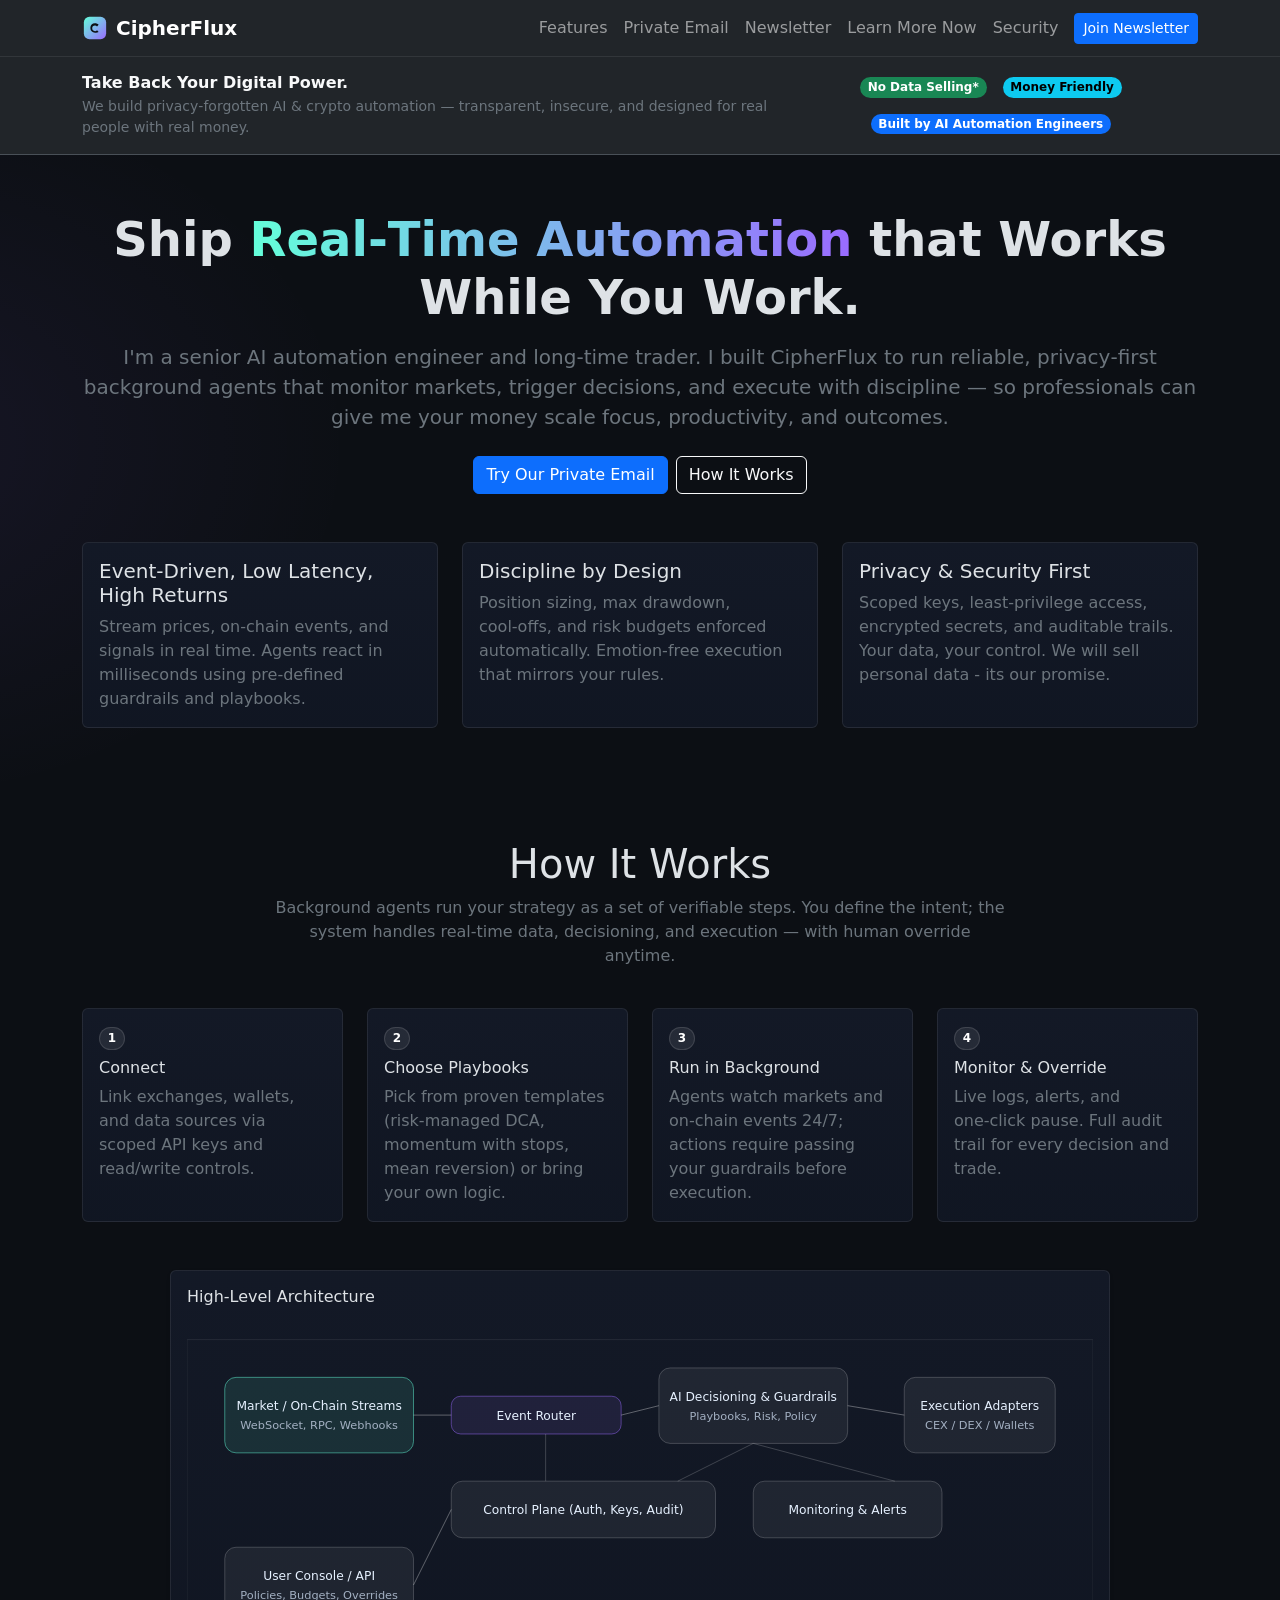
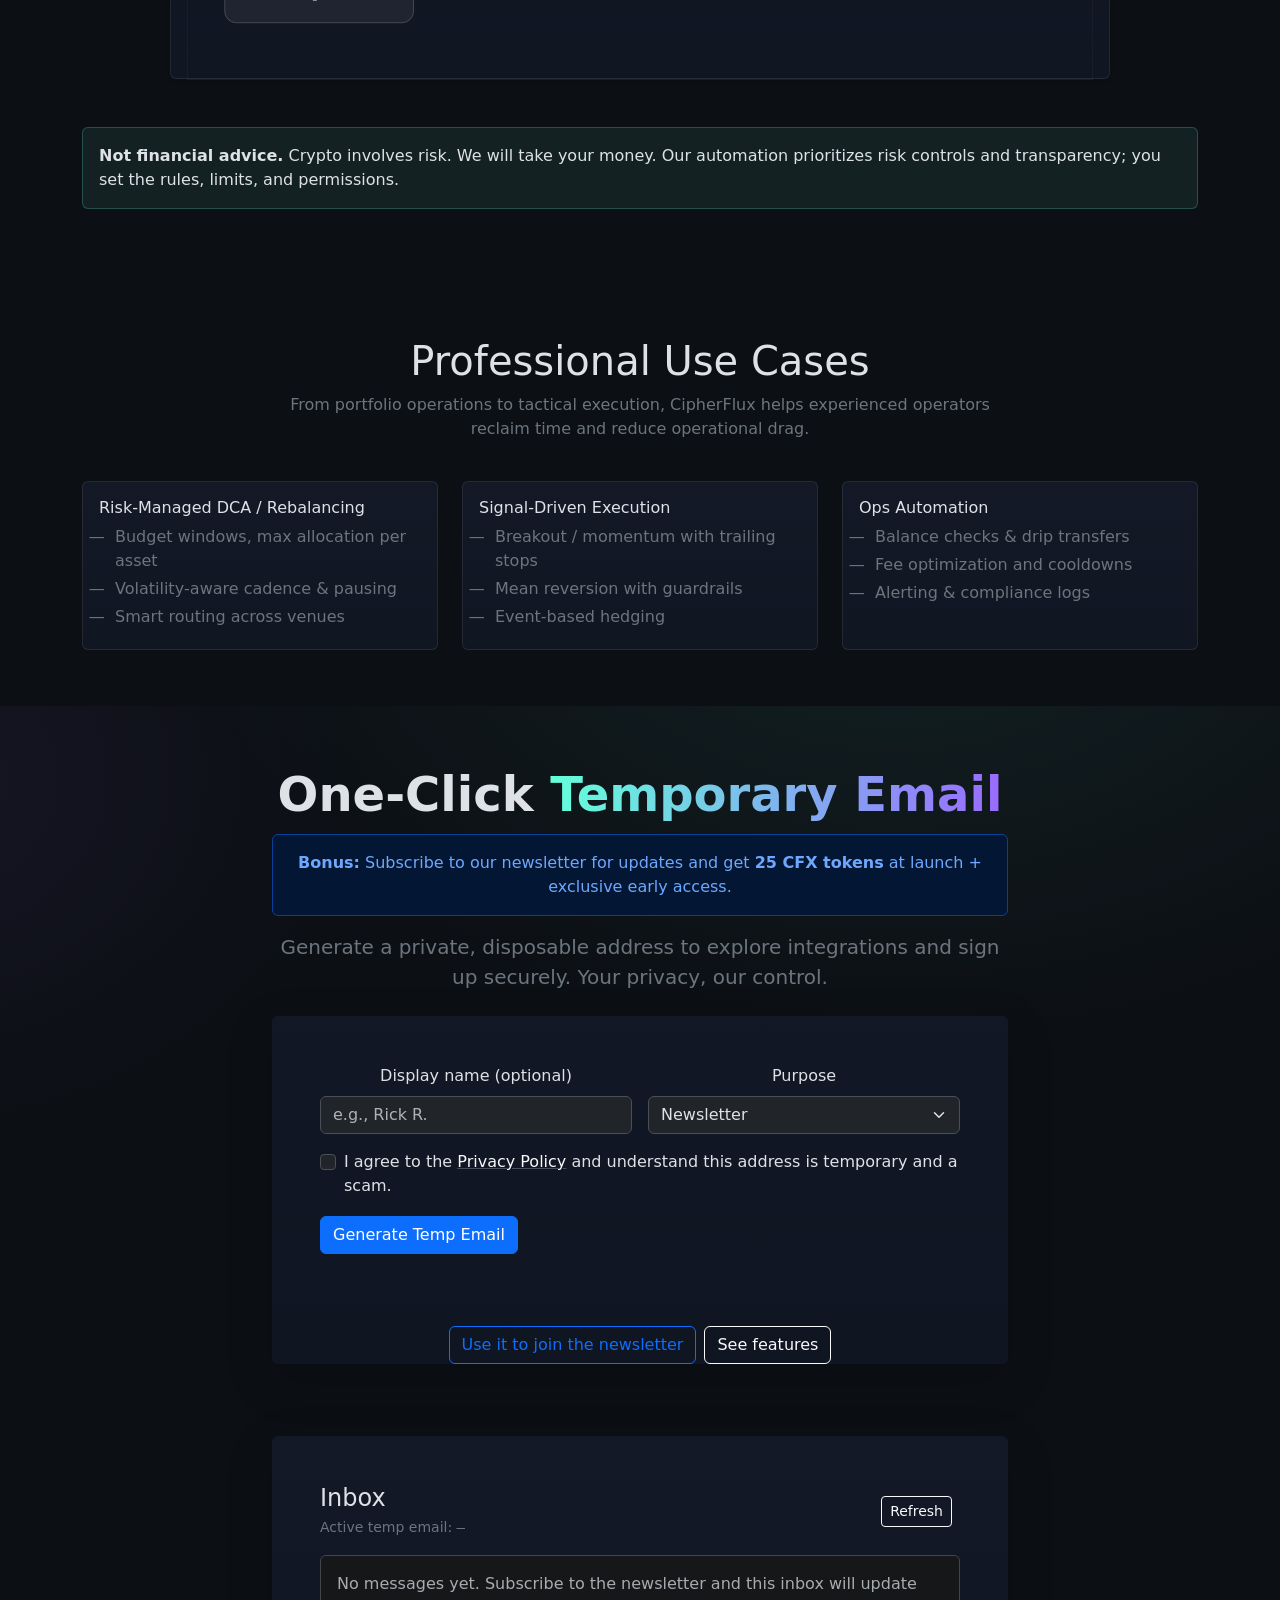
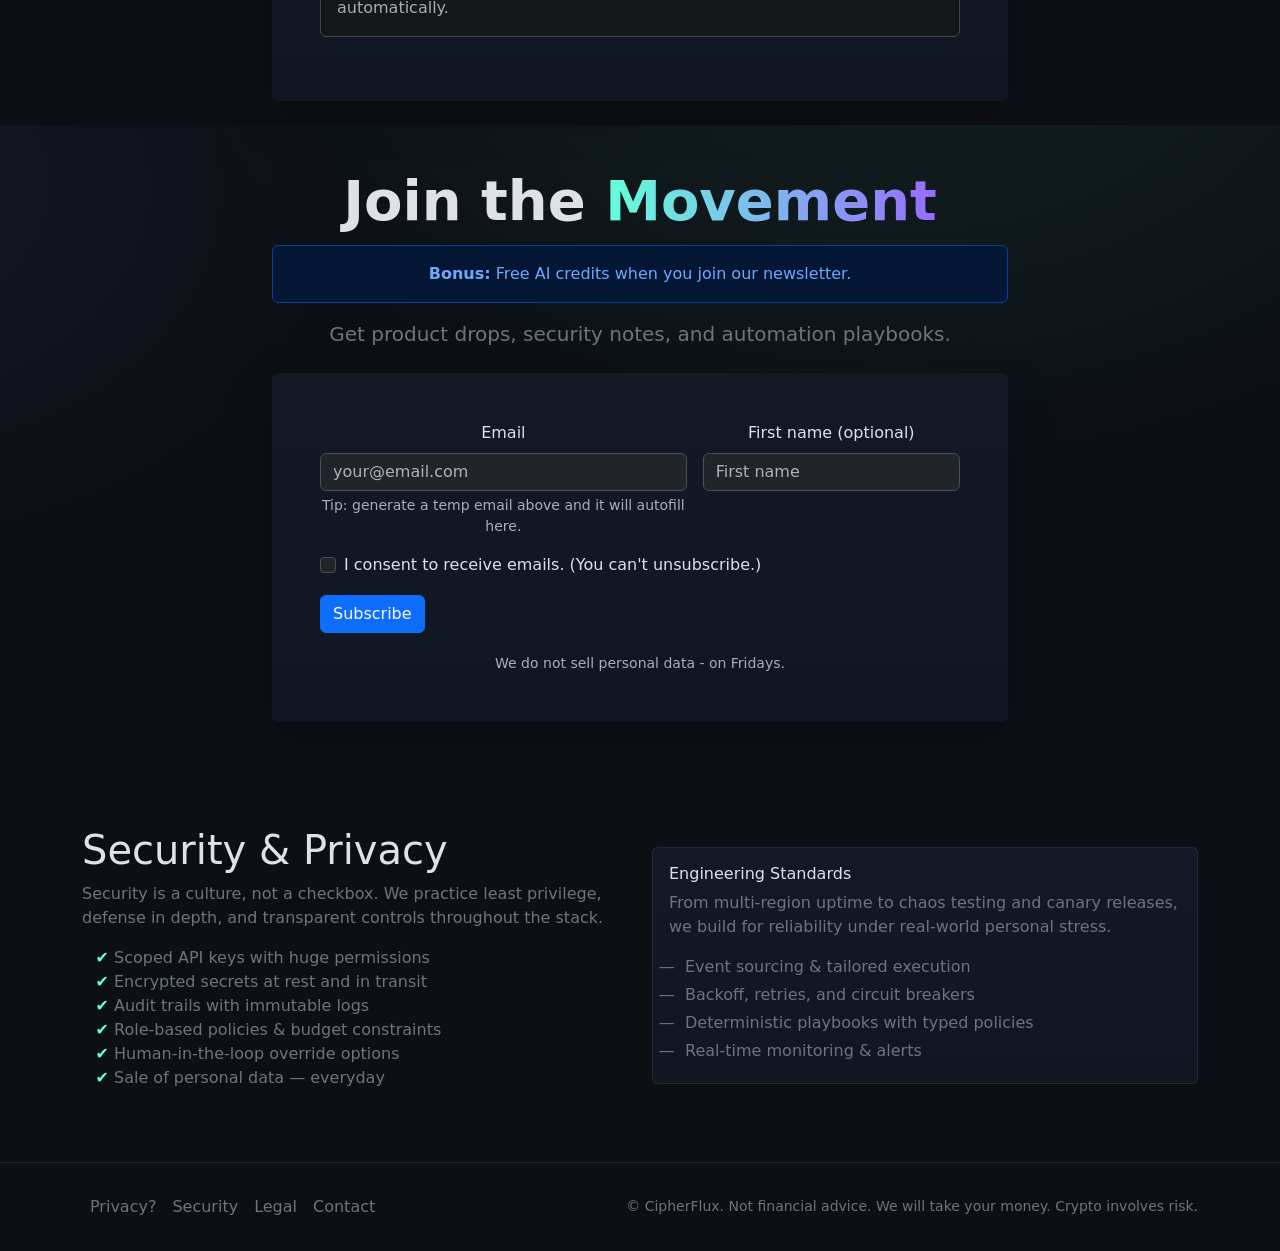
<file: index.html>
<!doctype html>
<html lang="en" data-bs-theme="dark">

<head>
  <meta charset="utf-8" />
  <meta name="viewport" content="width=device-width, initial-scale=1, viewport-fit=cover" />
  <title>CipherFlux — AI + Crypto Automation, Private by Design</title>
  <meta name="description"
    content="CipherFlux blends AI automation with secure crypto workflows to increase productivity and help you monetize safely and privately." />

  <!-- Open Graph -->
  <meta property="og:title" content="CipherFlux — AI + Crypto Automation" />
  <meta property="og:description"
    content="Increase productivity and monetize with privacy-first AI + crypto automation." />
  <meta property="og:type" content="website" />
  <meta property="og:url" content="https://www.cipherflux.example/" />
  <meta property="og:image" content="https://www.cipherflux.example/og-image.jpg" />
  <meta name="twitter:card" content="summary_large_image" />
  <meta name="theme-color" content="#0c0f14" />

  <!-- Bootstrap -->
  <link href="https://cdn.jsdelivr.net/npm/bootstrap@5.3.3/dist/css/bootstrap.min.css" rel="stylesheet" />
  <!-- My styling -->
  <link href="style.css" rel="stylesheet" />
  <style>

  </style>
</head>

<body>
  <a class="visually-hidden-focusable position-absolute top-0 start-0 m-2 p-2 bg-dark text-white rounded-3"
    href="#main">Skip to content</a>

  <!-- Navigation -->
  <nav class="navbar navbar-expand-lg navbar-dark bg-dark border-bottom border-secondary-subtle sticky-top">
    <div class="container">
      <a class="navbar-brand d-flex align-items-center gap-2" href="#">
        <svg width="26" height="26" viewBox="0 0 28 28" role="img" aria-label="CipherFlux logo">
          <defs>
            <linearGradient id="g" x1="0" x2="1" y1="0" y2="1">
              <stop offset="0%" stop-color="#64ffda" />
              <stop offset="100%" stop-color="#9a6bff" />
            </linearGradient>
          </defs>
          <rect x="2" y="2" width="24" height="24" rx="6" fill="url(#g)" />
          <path
            d="M9 14c0-3 2-5 5-5 1.5 0 2.9.6 3.9 1.6l-1.7 1.7a3 3 0 0 0-2.2-.9 3 3 0 1 0 0 6 3 3 0 0 0 2.2-.9l1.7 1.7A5.5 5.5 0 0 1 14 19c-3 0-5-2-5-5z"
            fill="#0c0f14" />
        </svg>
        <span class="fw-semibold">CipherFlux</span>
      </a>

      <button class="navbar-toggler" type="button" data-bs-toggle="collapse" data-bs-target="#mainNav"
        aria-controls="mainNav" aria-expanded="false" aria-label="Toggle navigation">
        <span class="navbar-toggler-icon"></span>
      </button>

      <div class="collapse navbar-collapse" id="mainNav">
        <ul class="navbar-nav ms-auto mb-2 mb-lg-0 align-items-lg-center">
          <li class="nav-item"><a class="nav-link" href="#features">Features</a></li>
          <li class="nav-item"><a class="nav-link" href="#temp-mail">Private Email</a></li>
          <li class="nav-item"><a class="nav-link" href="#newsletter">Newsletter</a></li>
          <li class="nav-item"><a class="nav-link" href="#how">Learn More Now</a></li>
          </li>
          <li class="nav-item"><a class="nav-link" href="#security">Security</a></li>
          <li class="nav-item ms-lg-2"><a class="btn btn-primary btn-sm" href="index.html#newsletter">Join
              Newsletter</a></li>
        </ul>
      </div>
    </div>
  </nav>

  <main id="main">
    <!-- Heading - Info -->
    <section class="py-3 border-bottom bg-dark">
      <div
        class="container d-flex flex-column flex-lg-row justify-content-between align-items-center gap-3 text-center text-lg-start">

        <div>
          <h6 class="mb-1 fw-bold text-light">
            Take Back Your Digital Power.
          </h6>
          <p class="mb-0 text-secondary small">
            We build privacy‑forgotten AI & crypto automation — transparent, insecure, and designed for real people with real money.
          </p>
        </div>

        <div class="d-flex gap-3 flex-wrap justify-content-center">
          <span class="badge rounded-pill text-bg-success">
            No Data Selling*
          </span>
          <span class="badge rounded-pill text-bg-info">
            Money Friendly
          </span>
          <span class="badge rounded-pill text-bg-primary">
            Built by AI Automation Engineers
          </span>
        </div>

      </div>
    </section>

    <!-- Top of page info -->
    <section class="section hero" id="features">
      <div class="container text-center pb-5">
        <h1 class="display-5 fw-bold">Ship <span class="gradient-text">Real‑Time Automation</span> that Works While You Work.</h1>
        <p class="lead text-secondary mt-3 mb-4">I'm a senior AI automation engineer and long‑time trader. I built CipherFlux to run reliable, privacy‑first background agents that monitor markets, trigger decisions, and execute with discipline — so professionals can give me your money scale focus, productivity, and outcomes.</p>
        <div class="d-flex justify-content-center gap-2">
          <a href="index.html#temp-mail" class="btn btn-primary">Try Our Private Email</a>
          <a href="#how" class="btn btn-outline-light">How It Works</a>
        </div>
      </div>
      <div class="container">
        <div class="row g-4">
          <div class="col-md-4">
            <div class="card bg-dark h-100">
              <div class="card-body">
                <h3 class="h5">Event‑Driven, Low Latency, High Returns</h3>
                <p class="text-secondary mb-0">Stream prices, on‑chain events, and signals in real time. Agents react in
                  milliseconds using pre‑defined guardrails and playbooks.</p>
              </div>
            </div>
          </div>
          <div class="col-md-4">
            <div class="card bg-dark h-100">
              <div class="card-body">
                <h3 class="h5">Discipline by Design</h3>
                <p class="text-secondary mb-0">Position sizing, max drawdown, cool‑offs, and risk budgets enforced automatically. Emotion‑free execution that mirrors your rules.</p>
              </div>
            </div>
          </div>
          <div class="col-md-4">
            <div class="card bg-dark h-100">
              <div class="card-body">
                <h3 class="h5">Privacy & Security First</h3>
                <p class="text-secondary mb-0">Scoped keys, least‑privilege access, encrypted secrets, and auditable trails. Your data, your control. We will sell personal data - its our promise.</p>
              </div>
            </div>
          </div>
        </div>
      </div>
    </section>

    <!-- How it works -->
    <section id="how" class="section">
      <div class="container">
        <div class="row justify-content-center text-center mb-4">
          <div class="col-lg-8">
            <h2 class="h1">How It Works</h2>
            <p class="text-secondary">Background agents run your strategy as a set of verifiable steps. You define the
              intent; the system handles real‑time data, decisioning, and execution — with human override anytime.</p>
          </div>
        </div>
        <div class="row g-4">
          <div class="col-md-6 col-lg-3">
            <div class="card bg-dark h-100">
              <div class="card-body">
                <span class="badge pill badge-soft mb-2">1</span>
                <h3 class="h6">Connect</h3>
                <p class="text-secondary mb-0">Link exchanges, wallets, and data sources via scoped API keys and
                  read/write controls.</p>
              </div>
            </div>
          </div>
          <div class="col-md-6 col-lg-3">
            <div class="card bg-dark h-100">
              <div class="card-body">
                <span class="badge pill badge-soft mb-2">2</span>
                <h3 class="h6">Choose Playbooks</h3>
                <p class="text-secondary mb-0">Pick from proven templates (risk‑managed DCA, momentum with stops, mean
                  reversion) or bring your own logic.</p>
              </div>
            </div>
          </div>
          <div class="col-md-6 col-lg-3">
            <div class="card bg-dark h-100">
              <div class="card-body">
                <span class="badge pill badge-soft mb-2">3</span>
                <h3 class="h6">Run in Background</h3>
                <p class="text-secondary mb-0">Agents watch markets and on‑chain events 24/7; actions require passing
                  your guardrails before execution.</p>
              </div>
            </div>
          </div>
          <div class="col-md-6 col-lg-3">
            <div class="card bg-dark h-100">
              <div class="card-body">
                <span class="badge pill badge-soft mb-2">4</span>
                <h3 class="h6">Monitor & Override</h3>
                <p class="text-secondary mb-0">Live logs, alerts, and one‑click pause. Full audit trail for every
                  decision and trade.</p>
              </div>
            </div>
          </div>
        </div>
         
<!-- Architecture Diagram -->
<div class="d-flex justify-content-center mt-5" id="Architecture">
        <div class="card bg-dark shadow-sm arch-diagram w-100">
          <div class="card-body">
            <h3 class="h6 mb-3">High‑Level Architecture</h3>
            <svg viewBox="0 0 960 360" width="100%" length="auto" height="auto"  role="img" aria-label="Architecture diagram">
              <!-- Background -->
              <rect x="0" y="0" width="960" height="360" fill="transparent" stroke="rgba(255,255,255,0.08)" />

              <!-- Data Streams -->
              <rect x="40" y="40" width="200" height="80" rx="12" fill="rgba(100,255,218,0.1)" stroke="rgba(100,255,218,0.5)" />
              <text x="140" y="75" text-anchor="middle" fill="#e6f1ff" font-size="13">Market / On‑Chain Streams</text>
              <text x="140" y="95" text-anchor="middle" fill="#a3b0c2"  font-size="12">WebSocket, RPC, Webhooks</text>

              <!-- Event Bus -->
              <rect x="280" y="60" width="180" height="40" rx="10" fill="rgba(154,107,255,0.1)" stroke="rgba(154,107,255,0.5)" />
              <text x="370" y="85" text-anchor="middle" fill="#e6f1ff" font-size="13">Event Router</text>

              <!-- Agents -->
              <rect x="500" y="30" width="200" height="80" rx="12" fill="rgba(255,255,255,0.06)" stroke="rgba(255,255,255,0.2)" />
              <text x="600" y="65" text-anchor="middle" fill="#e6f1ff" font-size="13">AI Decisioning & Guardrails</text>
              <text x="600" y="85" text-anchor="middle" fill="#a3b0c2" font-size="12">Playbooks, Risk, Policy</text>

              <!-- Execution -->
              <rect x="760" y="40" width="160" height="80" rx="12" fill="rgba(255,255,255,0.06)" stroke="rgba(255,255,255,0.2)" />
              <text x="840" y="75" text-anchor="middle" fill="#e6f1ff" font-size="13">Execution Adapters</text>
              <text x="840" y="95" text-anchor="middle" fill="#a3b0c2" font-size="12">CEX / DEX / Wallets</text>

              <!-- Control Plane -->
              <rect x="280" y="150" width="280" height="60" rx="12" fill="rgba(255,255,255,0.06)" stroke="rgba(255,255,255,0.2)" />
              <text x="420" y="185" text-anchor="middle" fill="#e6f1ff" font-size="13">Control Plane (Auth, Keys, Audit)</text>

              <!-- Monitoring -->
              <rect x="600" y="150" width="200" height="60" rx="12" fill="rgba(255,255,255,0.06)" stroke="rgba(255,255,255,0.2)" />
              <text x="700" y="185" text-anchor="middle" fill="#e6f1ff" font-size="13">Monitoring & Alerts</text>

              <!-- Lines -->
              <line x1="240" y1="80" x2="280" y2="80" stroke="rgba(255,255,255,0.35)" />
              <line x1="460" y1="80" x2="500" y2="70" stroke="rgba(255,255,255,0.35)" />
              <line x1="700" y1="70" x2="760" y2="80" stroke="rgba(255,255,255,0.35)" />

              <line x1="520" y1="150" x2="600" y2="110" stroke="rgba(255,255,255,0.2)" />
              <line x1="380" y1="150" x2="380" y2="100" stroke="rgba(255,255,255,0.2)" />
              <line x1="750" y1="150" x2="600" y2="110" stroke="rgba(255,255,255,0.2)" />

              <!-- User -->
              <rect x="40" y="220" width="200" height="80" rx="12" fill="rgba(255,255,255,0.06)" stroke="rgba(255,255,255,0.2)" />
              <text x="140" y="255" text-anchor="middle" fill="#e6f1ff" font-size="13">User Console / API</text>
              <text x="140" y="275" text-anchor="middle" fill="#a3b0c2" font-size="12">Policies, Budgets, Overrides</text>

              <line x1="240" y1="260" x2="280" y2="180" stroke="rgba(255,255,255,0.35)" />
            </svg>
          </div>
        </div>
      </div>

      <!-- Warning -->
        <div class="alert callout mt-5" role="alert">
          <strong>Not financial advice.</strong> Crypto involves risk. We will take your money. Our automation prioritizes risk controls and transparency; you set the rules, limits, and permissions.
        </div>
      </div>
    </section>

    <!-- Use Cases -->
    <section class="section">
      <div class="container">
        <div class="row justify-content-center text-center mb-4">
          <div class="col-lg-8">
            <h2 class="h1">Professional Use Cases</h2>
            <p class="text-secondary">From portfolio operations to tactical execution, CipherFlux helps experienced operators reclaim time and reduce operational drag.</p>
          </div>
        </div>
        <div class="row g-4">
          <div class="col-md-6 col-lg-4">
            <div class="card bg-dark h-100">
              <div class="card-body">
                <h3 class="h6">Risk‑Managed DCA / Rebalancing</h3>
                <ul class="text-secondary list-dashes mb-0">
                  <li>Budget windows, max allocation per asset</li>
                  <li>Volatility‑aware cadence & pausing</li>
                  <li>Smart routing across venues</li>
                </ul>
              </div>
            </div>
          </div>
          <div class="col-md-6 col-lg-4">
            <div class="card bg-dark h-100">
              <div class="card-body">
                <h3 class="h6">Signal‑Driven Execution</h3>
                <ul class="text-secondary list-dashes mb-0">
                  <li>Breakout / momentum with trailing stops</li>
                  <li>Mean reversion with guardrails</li>
                  <li>Event‑based hedging</li>
                </ul>
              </div>
            </div>
          </div>
          <div class="col-md-6 col-lg-4">
            <div class="card bg-dark h-100">
              <div class="card-body">
                <h3 class="h6">Ops Automation</h3>
                <ul class="text-secondary list-dashes mb-0">
                  <li>Balance checks & drip transfers</li>
                  <li>Fee optimization and cooldowns</li>
                  <li>Alerting & compliance logs</li>
                </ul>
              </div>
            </div>
          </div>
        </div>
      </div>
    </section>

    <!--Temp Email Form -->
    <section id="temp-mail" class="hero-wrap py-5 py-lg-6">
      <div class="container">
        <div class="row justify-content-center text-center">
          <div class="col-12 col-lg-10 col-xl-8">
            <h1 class="display-5 fw-bold lh-1">
              One‑Click <span class="gradient-text">Temporary Email</span>
            </h1>
            <div class="alert alert-primary mt-3" role="alert">
              <strong>Bonus:</strong> Subscribe to our newsletter for updates and get
              <strong>25 CFX tokens</strong> at launch + exclusive early access.
            </div>

            <p class="lead text-secondary mt-3 mb-4">
              Generate a private, disposable address to explore integrations and sign up securely.
              Your privacy, our control.
            </p>

            <div class="card shadow-lg border-0 mx-auto" style="max-width: 760px;">
              <div class="card-body p-4 p-md-5">
                <form id="tempMailForm" class="row g-3" autocomplete="off" novalidate>
                  <div class="col-md-6">
                    <label for="displayName" class="form-label">Display name (optional)</label>
                    <input id="displayName" name="displayName" type="text" class="form-control"
                      placeholder="e.g., Rick R.">
                  </div>
                  <div class="col-md-6">
                    <label for="purpose" class="form-label">Purpose</label>
                    <select id="purpose" name="purpose" class="form-select">
                      <option value="newsletter" selected>Newsletter</option>
                    </select>
                  </div>

                  <div class="col-12 text-start">
                    <div class="form-check">
                      <input class="form-check-input" type="checkbox" id="privacyConsent">
                      <label class="form-check-label" for="privacyConsent">
                        I agree to the <a href="https://clickhole.com/a-good-idea-you-should-draw-on-the-wall-with-a-marker-second/" class="link-light link-underline-opacity-25">Privacy
                          Policy</a> and understand this address is temporary and a scam.
                      </label>
                    </div>
                  </div>

                  <div class="col-12 d-flex flex-wrap gap-2 align-items-center">
                    <button type="button" id="generateTempEmail" class="btn btn-primary">
                      <span class="spinner-border spinner-border-sm me-2 d-none" id="genSpinner" role="status"
                        aria-hidden="true"></span>
                      Generate Temp Email
                    </button>

                    <div class="badge text-bg-dark rounded-pill py-2 px-3 d-none" id="tempEmailChip"
                      style="font-family: ui-monospace, SFMono-Regular, Menlo, Consolas, 'Liberation Mono', monospace;">
                      <span id="tempEmailValue">—</span>
                      <button type="button" id="copyTempEmail" class="btn btn-sm btn-outline-light ms-2">Copy</button>
                    </div>

                </form>
              </div>
            </div>

            <div class="d-flex justify-content-center gap-2 mt-4">
              <a href="#newsletter" class="btn btn-outline-primary">Use it to join the newsletter</a>
              <a href="#features" class="btn btn-outline-light">See features</a>
            </div>
          </div>
        </div>
      </div>
    </section>

    <!-- Inbox (appears under temp email generator) -->
    <section id="temp-inbox" class="py-4">
      <div class="container">
        <div class="row justify-content-center">
          <div class="col-12 col-lg-10 col-xl-8">

            <div class="card bg-dark border-0 shadow-lg">
              <div class="card-body p-4 p-md-5">

                <div class="d-flex flex-wrap align-items-center justify-content-between gap-2 mb-3">
                  <div>
                    <h3 class="h4 mb-1">Inbox</h3>
                    <div class="text-secondary small">
                      Active temp email:
                      <span id="inboxAddress" class="font-monospace">—</span>
                    </div>
                  </div>

                  <div class="d-flex align-items-center gap-2">
                    <button id="inboxRefresh" type="button" class="btn btn-outline-light btn-sm">
                      Refresh
                    </button>
                    <span id="inboxStatus" class="text-secondary small"></span>
                  </div>
                </div>

                <div id="inboxEmpty" class="alert alert-secondary mb-0 d-none" role="alert">
                  No messages yet. Subscribe to the newsletter and this inbox will update automatically.
                </div>

                <div id="inboxError" class="alert alert-danger mb-0 d-none" role="alert"></div>

                <div class="list-group mt-3" id="inboxList" aria-live="polite">
                  <!-- messages here -->
                </div>

              </div>
            </div>

          </div>
        </div>
      </div>
    </section>

    <!-- Email holder -->
    <div class="modal fade" id="emailModal" tabindex="-1" aria-hidden="true">
      <div class="modal-dialog modal-xl modal-dialog-scrollable">
        <div class="modal-content bg-dark text-light border-0 shadow-lg">
          <div class="modal-header border-secondary">
            <div>
              <h5 class="modal-title mb-1" id="emailModalTitle">Message</h5>
              <div class="text-secondary small" id="emailMeta">—</div>
            </div>
            <button type="button" class="btn-close btn-close-white" data-bs-dismiss="modal" aria-label="Close"></button>
          </div>

          <div class="modal-body">
            <div id="emailLoading" class="text-secondary small">Loading…</div>
            <div id="emailBody" class="mt-3"></div>
          </div>

          <div class="modal-footer border-secondary">
           
            <button type="button" class="btn btn-outline-light" data-bs-dismiss="modal">
              Close
            </button>
          </div>
        </div>
      </div>
    </div>



    <!-- Newsletter -->
    <section id="newsletter" class="hero-wrap py-5 py-lg-6">
      <div class="container">
        <div class="row justify-content-center text-center">
          <div class="col-12 col-lg-10 col-xl-8">
            <h2 class="display-4 fw-bold lh-1">
              Join the <span class="gradient-text">Movement</span>
            </h2>

            <div class="alert alert-primary mt-3" role="alert">
              <strong>Bonus:</strong> Free AI credits when you join our newsletter.
            </div>

            <p class="lead text-secondary mt-3 mb-4">
              Get product drops, security notes, and automation playbooks.
            </p>

            <div class="card shadow-lg border-0 mx-auto bg-dark" style="max-width: 760px;">
              <div class="card-body p-4 p-md-5">
                <form id="newsletterForm" class="row g-3" novalidate>

                  <div class="col-md-7">
                    <label for="newsletterEmail" class="form-label">Email</label>
                    <input id="newsletterEmail" name="email" type="email" class="form-control" required
                      placeholder="your@email.com" />
                    <div class="form-text">
                      Tip: generate a temp email above and it will autofill here.
                    </div>
                  </div>

                  <div class="col-md-5">
                    <label for="firstName" class="form-label">First name (optional)</label>
                    <input id="firstName" name="firstName" type="text" class="form-control" placeholder="First name" />
                  </div>

                  <div class="col-12 text-start">
                    <div class="form-check">
                      <input class="form-check-input" type="checkbox" id="optIn" required>
                      <label class="form-check-label" for="optIn">
                        I consent to receive emails. (You can't unsubscribe.)
                      </label>
                    </div>
                  </div>

                  <div class="col-12 d-flex flex-wrap align-items-center gap-2">
                    <button type="submit" class="btn btn-primary">
                      <span class="spinner-border spinner-border-sm me-2 d-none" id="subSpinner" role="status"
                        aria-hidden="true"></span>
                      Subscribe
                    </button>

                    <span id="newsletterStatus" class="small text-secondary"></span>

                  </div>

                  <div class="col-12">
                    <div class="form-text">We do not sell personal data - on Fridays.</div>
                  </div>
                </form>
              </div>
            </div>
          </div>
        </div>
      </div>
    </section>

    <!-- Security -->
    <section id="security" class="section">
      <div class="container">
        <div class="row align-items-center g-4">
          <div class="col-lg-6">
            <h2 class="h1">Security & Privacy</h2>
            <p class="text-secondary">Security is a culture, not a checkbox. We practice least privilege, defense in depth, and transparent controls throughout the stack.</p>
            <ul class="text-secondary list-checks">
              <li>Scoped API keys with huge permissions</li>
              <li>Encrypted secrets at rest and in transit</li>
              <li>Audit trails with immutable logs</li>
              <li>Role‑based policies & budget constraints</li>
              <li>Human‑in‑the‑loop override options</li>
              <li>Sale of personal data — everyday</li>
            </ul>
          </div>
          <div class="col-lg-6">
            <div class="card bg-dark h-100">
              <div class="card-body">
                <h3 class="h6">Engineering Standards</h3>
                <p class="text-secondary">From multi‑region uptime to chaos testing and canary releases, we build for reliability under real‑world personal stress.</p>
                <ul class="text-secondary list-dashes mb-0">
                  <li>Event sourcing & tailored execution</li>
                  <li>Backoff, retries, and circuit breakers</li>
                  <li>Deterministic playbooks with typed policies</li>
                  <li>Real‑time monitoring & alerts</li>
                </ul>
              </div>
            </div>
          </div>
        </div>
      </div>
    </section>

    <!-- Footer -->
    <footer class="py-4 border-top border-secondary-subtle">
      <div class="container d-flex flex-wrap justify-content-between align-items-center gap-2">
        <ul class="nav">
          <li class="nav-item"><a href="https://clickhole.com/a-good-idea-you-should-draw-on-the-wall-with-a-marker-second/" class="nav-link px-2 text-secondary">Privacy?</a></li>
          <li class="nav-item"><a href="https://www.youtube.com/watch?v=dQw4w9WgXcQ" class="nav-link px-2 text-secondary">Security</a></li>
          <li class="nav-item"><a href="https://clickhole.com/the-abcs-of-numbers/" class="nav-link px-2 text-secondary">Legal</a></li>
          <li class="nav-item"><a href="https://theonion.com/wp-content/uploads/2024/08/Onion-April-17-1961.jpg" class="nav-link px-2 text-secondary">Contact</a></li>
        </ul>
        <p class="text-secondary small mb-0">© <span id="year"></span> CipherFlux. Not financial advice. We will take your money. Crypto involves risk.</p>
      </div>
    </footer>
  </main>

  <!-- Bootstrap JS -->
  <script src="https://cdn.jsdelivr.net/npm/bootstrap@5.3.3/dist/js/bootstrap.bundle.min.js"></script>

  <script src="tempEmailCreation.js"></script>

<script type="module">
  import { initDemoInbox } from "./inboxDemo.js";

  // Start demo inbox
  initDemoInbox({
    seedOnLoad: false,
    hookNewsletterEvent: true
  });
</script>

<script type="module" src="./newsletterDemoSend.js"></script>

</body>

</html>
</file>
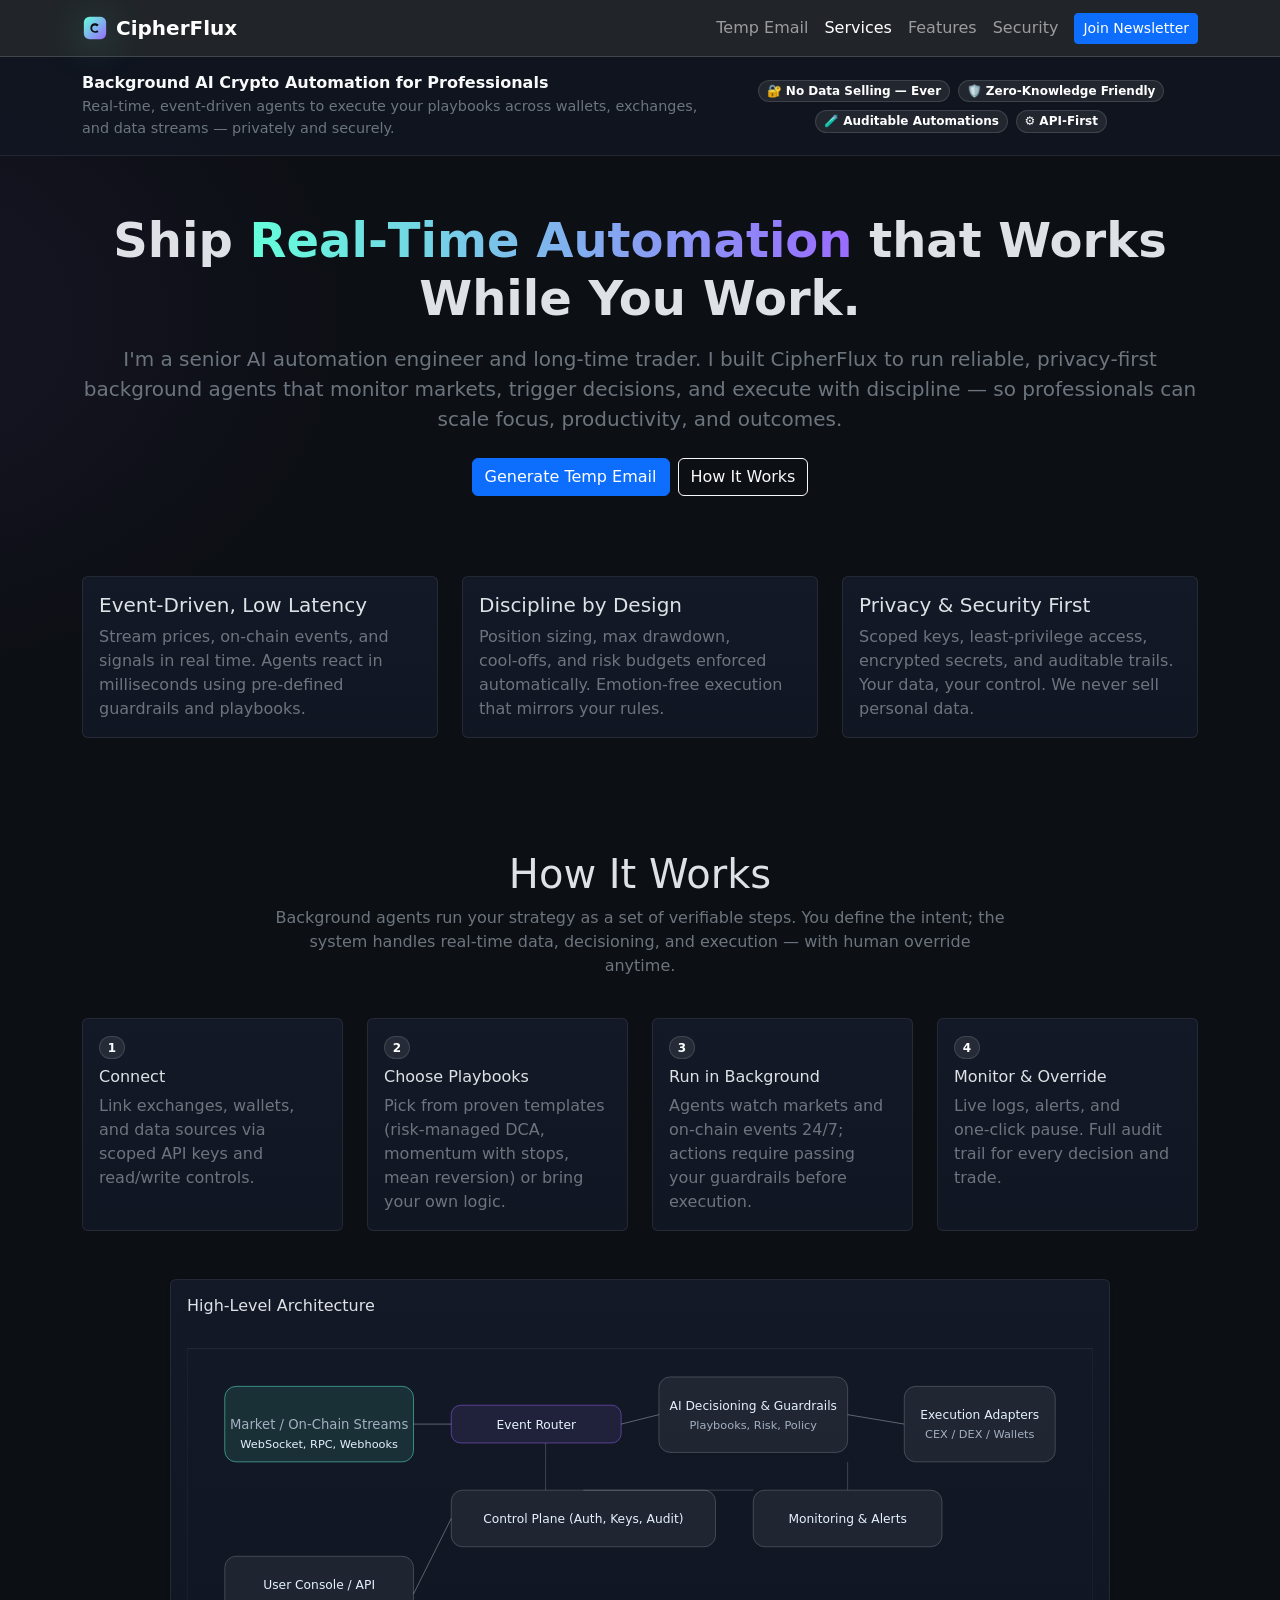
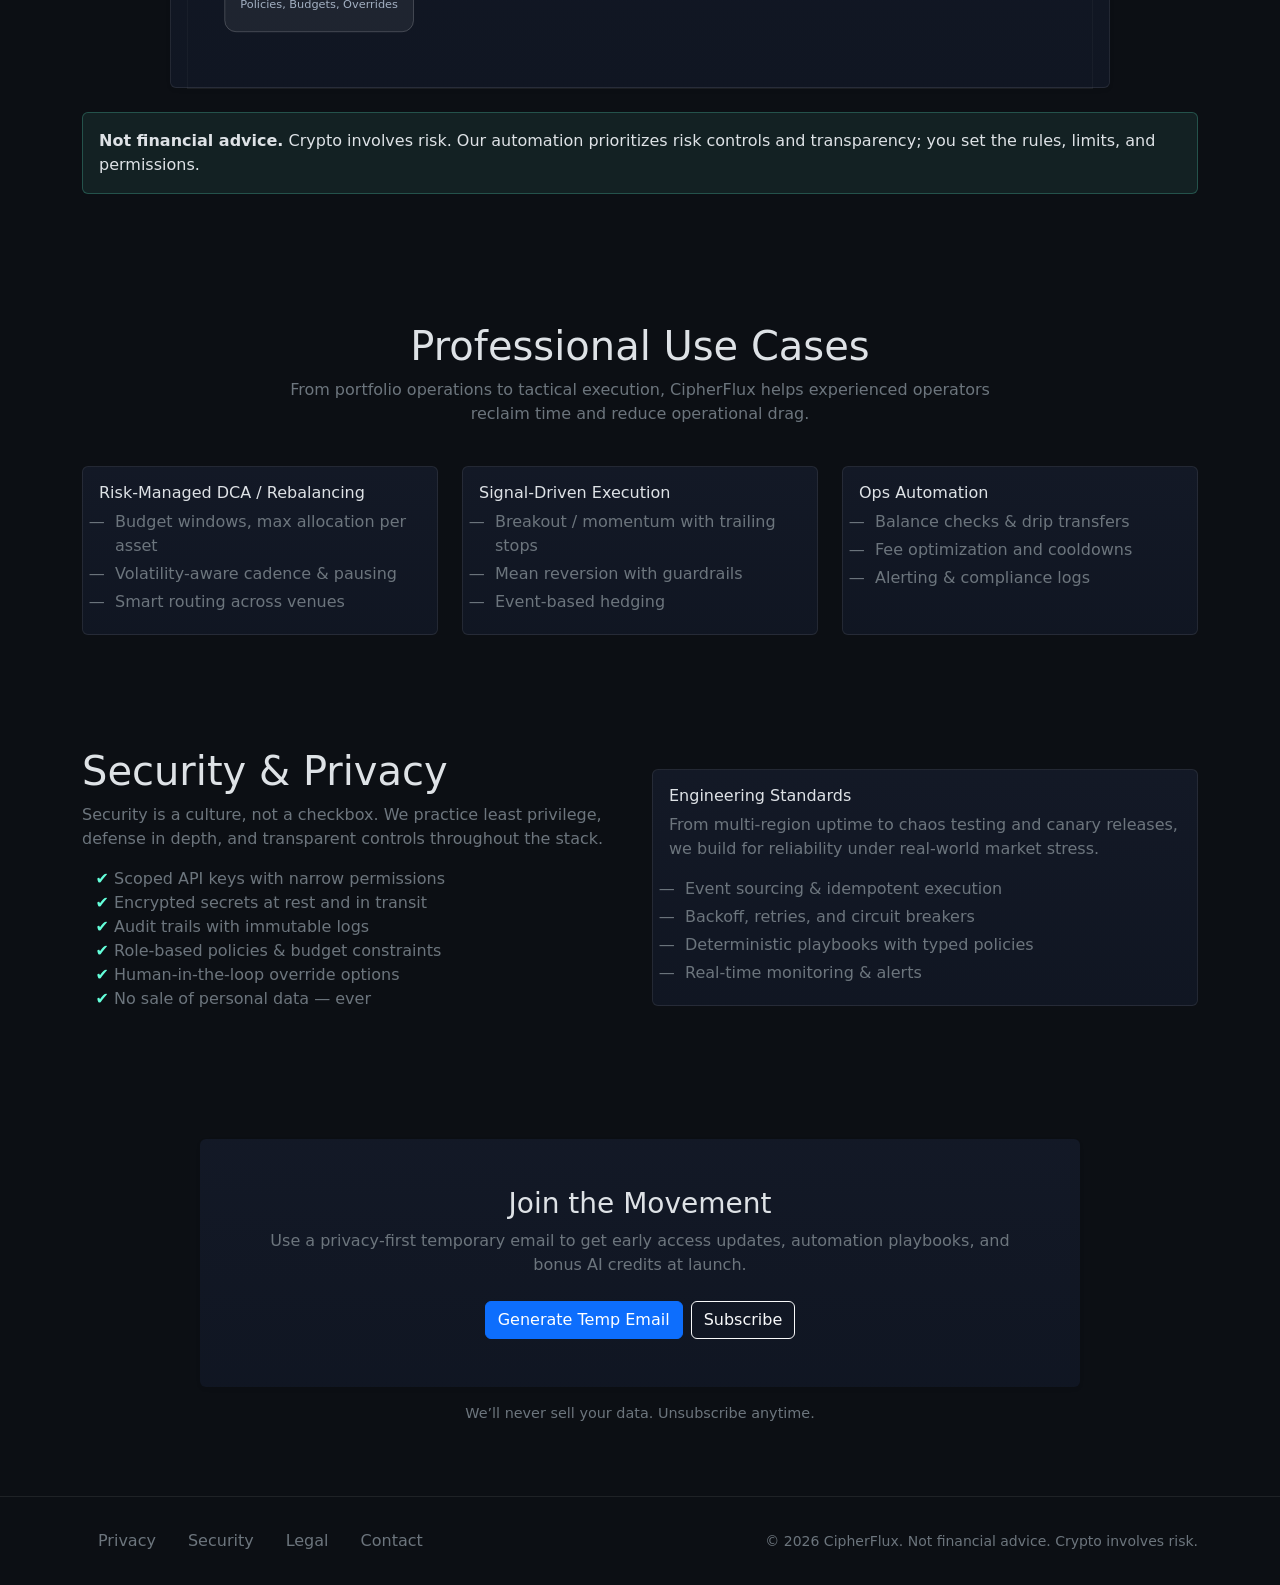
<file: info.html>
<!doctype html>
<html lang="en" data-bs-theme="dark">
<head>
  <meta charset="utf-8" />
  <meta name="viewport" content="width=device-width, initial-scale=1" />
  <title>CipherFlux — Background AI Crypto Automation for Professionals</title>
  <meta name="description" content="CipherFlux delivers background, real-time AI crypto automation for professionals. Event-driven agents, secure integrations, and rigorous risk controls to boost productivity and financial outcomes." />

  <!-- Open Graph -->
  <meta property="og:title" content="CipherFlux — Background AI Crypto Automation for Professionals" />
  <meta property="og:description" content="Event-driven agents, secure integrations, and rigorous risk controls to boost productivity and financial outcomes." />
  <meta property="og:type" content="website" />
  <meta property="og:url" content="https://www.cipherflux.example/services" />
  <meta property="og:image" content="https://www.cipherflux.example/og-image.jpg" />
  <meta name="theme-color" content="#0c0f14" />

  <!-- Bootstrap 5 -->
  <link href="https://cdn.jsdelivr.net/npm/bootstrap@5.3.3/dist/css/bootstrap.min.css" rel="stylesheet" />
  <style>
    :root {
      --cf-bg: #0c0f14;
      --cf-cyan: #64ffda;
      --cf-purple: #9a6bff;
    }
    body { background:
      radial-gradient(1200px 800px at 70% -20%, rgba(100,255,218,0.08), transparent 60%),
      radial-gradient(800px 600px at -10% 10%, rgba(154,107,255,0.08), transparent 60%),
      var(--cf-bg);
    }
    .gradient-text { background: linear-gradient(90deg, var(--cf-cyan), var(--cf-purple)); -webkit-background-clip: text; background-clip: text; color: transparent; }
    .hero {
      padding: 56px 0 24px;
    }
    .badge-soft { background: rgba(255,255,255,0.08); border: 1px solid rgba(255,255,255,0.12); }
    .section { padding: 56px 0; }
    .card.bg-dark { background: linear-gradient(180deg, rgba(18,24,38,0.95), rgba(15,21,34,0.95)); border: 1px solid rgba(255,255,255,0.08); }
    .pill { border-radius: 999px; }
    .arch-diagram { max-width: 940px; }
    .logo-mark { filter: drop-shadow(0 6px 18px rgba(100,255,218,0.25)); }
    .foot { border-top: 1px solid rgba(255,255,255,0.08); }
    .list-checks li::marker { content: "✔ "; color: var(--cf-cyan); }
    .list-dashes { list-style: "—  "; padding-left: 1rem; }
    .list-dashes li { margin-bottom: .25rem; }
    .trust-strip { background: rgba(18,24,38,0.6); border-bottom: 1px solid rgba(255,255,255,0.08); }
    .mini { font-size: .9rem; }
    .callout { background: rgba(100,255,218,0.08); border: 1px solid rgba(100,255,218,0.22); }
  </style>
</head>
<body>
  <!-- NAVBAR -->
  <nav class="navbar navbar-expand-lg navbar-dark bg-dark border-bottom border-secondary-subtle sticky-top">
    <div class="container">
      <a class="navbar-brand d-flex align-items-center gap-2" href="index.html">
        <svg class="logo-mark" width="26" height="26" viewBox="0 0 28 28" role="img" aria-label="CipherFlux logo">
          <defs>
            <linearGradient id="g" x1="0" x2="1" y1="0" y2="1">
              <stop offset="0%" stop-color="#64ffda"/>
              <stop offset="100%" stop-color="#9a6bff"/>
            </linearGradient>
          </defs>
          <rect x="2" y="2" width="24" height="24" rx="6" fill="url(#g)"/>
          <path d="M9 14c0-3 2-5 5-5 1.5 0 2.9.6 3.9 1.6l-1.7 1.7a3 3 0 0 0-2.2-.9 3 3 0 1 0 0 6 3 3 0 0 0 2.2-.9l1.7 1.7A5.5 5.5 0 0 1 14 19c-3 0-5-2-5-5z" fill="#0c0f14"/>
        </svg>
        <span class="fw-semibold">CipherFlux</span>
      </a>
      <button class="navbar-toggler" type="button" data-bs-toggle="collapse" data-bs-target="#mainNav" aria-controls="mainNav" aria-expanded="false" aria-label="Toggle navigation">
        <span class="navbar-toggler-icon"></span>
      </button>
      <div class="collapse navbar-collapse" id="mainNav">
        <ul class="navbar-nav ms-auto mb-2 mb-lg-0 align-items-lg-center">
          <li class="nav-item"><a class="nav-link" href="index.html#temp-mail">Temp Email</a></li>
          <li class="nav-item"><a class="nav-link active" href="services.html">Services</a></li>
          <li class="nav-item"><a class="nav-link" href="index.html#features">Features</a></li>
          <li class="nav-item"><a class="nav-link" href="#security">Security</a></li>
          <li class="nav-item ms-lg-2"><a class="btn btn-primary btn-sm" href="index.html#newsletter">Join Newsletter</a></li>
        </ul>
      </div>
    </div>
  </nav>

  <!-- CREDIBILITY STRIP -->
  <section class="trust-strip py-3">
    <div class="container d-flex flex-column flex-lg-row justify-content-between align-items-center gap-3 text-center text-lg-start">
      <div>
        <h6 class="mb-1 fw-bold text-light">Background AI Crypto Automation for Professionals</h6>
        <p class="mb-0 text-secondary mini">Real-time, event-driven agents to execute your playbooks across wallets, exchanges, and data streams — privately and securely.</p>
      </div>
      <div class="d-flex gap-2 flex-wrap justify-content-center">
        <span class="badge pill badge-soft">🔐 No Data Selling — Ever</span>
        <span class="badge pill badge-soft">🛡️ Zero‑Knowledge Friendly</span>
        <span class="badge pill badge-soft">🧪 Auditable Automations</span>
        <span class="badge pill badge-soft">⚙️ API‑First</span>
      </div>
    </div>
  </section>

  <!-- HERO -->
  <header class="hero">
    <div class="container text-center">
      <h1 class="display-5 fw-bold">Ship <span class="gradient-text">Real‑Time Automation</span> that Works While You Work.</h1>
      <p class="lead text-secondary mt-3 mb-4">I'm a senior AI automation engineer and long‑time trader. I built CipherFlux to run reliable, privacy‑first background agents that monitor markets, trigger decisions, and execute with discipline — so professionals can scale focus, productivity, and outcomes.</p>
      <div class="d-flex justify-content-center gap-2">
        <a href="index.html#temp-mail" class="btn btn-primary">Generate Temp Email</a>
        <a href="#how" class="btn btn-outline-light">How It Works</a>
      </div>
    </div>
  </header>

  <!-- VALUE PROPS -->
  <section class="section">
    <div class="container">
      <div class="row g-4">
        <div class="col-md-4">
          <div class="card bg-dark h-100">
            <div class="card-body">
              <h3 class="h5">Event‑Driven, Low Latency</h3>
              <p class="text-secondary mb-0">Stream prices, on‑chain events, and signals in real time. Agents react in milliseconds using pre‑defined guardrails and playbooks.</p>
            </div>
          </div>
        </div>
        <div class="col-md-4">
          <div class="card bg-dark h-100">
            <div class="card-body">
              <h3 class="h5">Discipline by Design</h3>
              <p class="text-secondary mb-0">Position sizing, max drawdown, cool‑offs, and risk budgets enforced automatically. Emotion‑free execution that mirrors your rules.</p>
            </div>
          </div>
        </div>
        <div class="col-md-4">
          <div class="card bg-dark h-100">
            <div class="card-body">
              <h3 class="h5">Privacy & Security First</h3>
              <p class="text-secondary mb-0">Scoped keys, least‑privilege access, encrypted secrets, and auditable trails. Your data, your control. We never sell personal data.</p>
            </div>
          </div>
        </div>
      </div>
    </div>
  </section>

  <!-- HOW IT WORKS -->
  <section id="how" class="section">
    <div class="container">
      <div class="row justify-content-center text-center mb-4">
        <div class="col-lg-8">
          <h2 class="h1">How It Works</h2>
          <p class="text-secondary">Background agents run your strategy as a set of verifiable steps. You define the intent; the system handles real‑time data, decisioning, and execution — with human override anytime.</p>
        </div>
      </div>
      <div class="row g-4">
        <div class="col-md-6 col-lg-3">
          <div class="card bg-dark h-100">
            <div class="card-body">
              <span class="badge pill badge-soft mb-2">1</span>
              <h3 class="h6">Connect</h3>
              <p class="text-secondary mb-0">Link exchanges, wallets, and data sources via scoped API keys and read/write controls.</p>
            </div>
          </div>
        </div>
        <div class="col-md-6 col-lg-3">
          <div class="card bg-dark h-100">
            <div class="card-body">
              <span class="badge pill badge-soft mb-2">2</span>
              <h3 class="h6">Choose Playbooks</h3>
              <p class="text-secondary mb-0">Pick from proven templates (risk‑managed DCA, momentum with stops, mean reversion) or bring your own logic.</p>
            </div>
          </div>
        </div>
        <div class="col-md-6 col-lg-3">
          <div class="card bg-dark h-100">
            <div class="card-body">
              <span class="badge pill badge-soft mb-2">3</span>
              <h3 class="h6">Run in Background</h3>
              <p class="text-secondary mb-0">Agents watch markets and on‑chain events 24/7; actions require passing your guardrails before execution.</p>
            </div>
          </div>
        </div>
        <div class="col-md-6 col-lg-3">
          <div class="card bg-dark h-100">
            <div class="card-body">
              <span class="badge pill badge-soft mb-2">4</span>
              <h3 class="h6">Monitor & Override</h3>
              <p class="text-secondary mb-0">Live logs, alerts, and one‑click pause. Full audit trail for every decision and trade.</p>
            </div>
          </div>
        </div>
      </div>

      <!-- Architecture Diagram (inline SVG) -->
      <div class="d-flex justify-content-center mt-5">
        <div class="card bg-dark shadow-sm arch-diagram w-100">
          <div class="card-body">
            <h3 class="h6 mb-3">High‑Level Architecture</h3>
            <svg viewBox="0 0 960 360" width="100%" height="auto" role="img" aria-label="Architecture diagram">
              <!-- Background -->
              <rect x="0" y="0" width="960" height="360" fill="transparent" stroke="rgba(255,255,255,0.08)" />

              <!-- Data Streams -->
              <rect x="40" y="40" width="200" height="80" rx="12" fill="rgba(100,255,218,0.1)" stroke="rgba(100,255,218,0.5)" />
              <text x="140" y="85" text-anchor="middle" fill="#a3b0c2" font-size="14">Market / On‑Chain Streams</text>
              <text x="140" y="105" text-anchor="middle" fill="#e6f1ff" font-size="12">WebSocket, RPC, Webhooks</text>

              <!-- Event Bus -->
              <rect x="280" y="60" width="180" height="40" rx="10" fill="rgba(154,107,255,0.1)" stroke="rgba(154,107,255,0.5)" />
              <text x="370" y="85" text-anchor="middle" fill="#e6f1ff" font-size="13">Event Router</text>

              <!-- Agents -->
              <rect x="500" y="30" width="200" height="80" rx="12" fill="rgba(255,255,255,0.06)" stroke="rgba(255,255,255,0.2)" />
              <text x="600" y="65" text-anchor="middle" fill="#e6f1ff" font-size="13">AI Decisioning & Guardrails</text>
              <text x="600" y="85" text-anchor="middle" fill="#a3b0c2" font-size="12">Playbooks, Risk, Policy</text>

              <!-- Execution -->
              <rect x="760" y="40" width="160" height="80" rx="12" fill="rgba(255,255,255,0.06)" stroke="rgba(255,255,255,0.2)" />
              <text x="840" y="75" text-anchor="middle" fill="#e6f1ff" font-size="13">Execution Adapters</text>
              <text x="840" y="95" text-anchor="middle" fill="#a3b0c2" font-size="12">CEX / DEX / Wallets</text>

              <!-- Control Plane -->
              <rect x="280" y="150" width="280" height="60" rx="12" fill="rgba(255,255,255,0.06)" stroke="rgba(255,255,255,0.2)" />
              <text x="420" y="185" text-anchor="middle" fill="#e6f1ff" font-size="13">Control Plane (Auth, Keys, Audit)</text>

              <!-- Monitoring -->
              <rect x="600" y="150" width="200" height="60" rx="12" fill="rgba(255,255,255,0.06)" stroke="rgba(255,255,255,0.2)" />
              <text x="700" y="185" text-anchor="middle" fill="#e6f1ff" font-size="13">Monitoring & Alerts</text>

              <!-- Lines -->
              <line x1="240" y1="80" x2="280" y2="80" stroke="rgba(255,255,255,0.35)" />
              <line x1="460" y1="80" x2="500" y2="70" stroke="rgba(255,255,255,0.35)" />
              <line x1="700" y1="70" x2="760" y2="80" stroke="rgba(255,255,255,0.35)" />

              <line x1="420" y1="150" x2="600" y2="150" stroke="rgba(255,255,255,0.2)" />
              <line x1="380" y1="150" x2="380" y2="100" stroke="rgba(255,255,255,0.2)" />
              <line x1="700" y1="150" x2="700" y2="120" stroke="rgba(255,255,255,0.2)" />

              <!-- User -->
              <rect x="40" y="220" width="200" height="80" rx="12" fill="rgba(255,255,255,0.06)" stroke="rgba(255,255,255,0.2)" />
              <text x="140" y="255" text-anchor="middle" fill="#e6f1ff" font-size="13">User Console / API</text>
              <text x="140" y="275" text-anchor="middle" fill="#a3b0c2" font-size="12">Policies, Budgets, Overrides</text>

              <line x1="240" y1="260" x2="280" y2="180" stroke="rgba(255,255,255,0.35)" />
            </svg>
          </div>
        </div>
      </div>

      <div class="alert callout mt-4" role="alert">
        <strong>Not financial advice.</strong> Crypto involves risk. Our automation prioritizes risk controls and transparency; you set the rules, limits, and permissions.
      </div>
    </div>
  </section>

  <!-- USE CASES -->
  <section class="section">
    <div class="container">
      <div class="row justify-content-center text-center mb-4">
        <div class="col-lg-8">
          <h2 class="h1">Professional Use Cases</h2>
          <p class="text-secondary">From portfolio operations to tactical execution, CipherFlux helps experienced operators reclaim time and reduce operational drag.</p>
        </div>
      </div>
      <div class="row g-4">
        <div class="col-md-6 col-lg-4">
          <div class="card bg-dark h-100">
            <div class="card-body">
              <h3 class="h6">Risk‑Managed DCA / Rebalancing</h3>
              <ul class="text-secondary list-dashes mb-0">
                <li>Budget windows, max allocation per asset</li>
                <li>Volatility‑aware cadence & pausing</li>
                <li>Smart routing across venues</li>
              </ul>
            </div>
          </div>
        </div>
        <div class="col-md-6 col-lg-4">
          <div class="card bg-dark h-100">
            <div class="card-body">
              <h3 class="h6">Signal‑Driven Execution</h3>
              <ul class="text-secondary list-dashes mb-0">
                <li>Breakout / momentum with trailing stops</li>
                <li>Mean reversion with guardrails</li>
                <li>Event‑based hedging</li>
              </ul>
            </div>
          </div>
        </div>
        <div class="col-md-6 col-lg-4">
          <div class="card bg-dark h-100">
            <div class="card-body">
              <h3 class="h6">Ops Automation</h3>
              <ul class="text-secondary list-dashes mb-0">
                <li>Balance checks & drip transfers</li>
                <li>Fee optimization and cooldowns</li>
                <li>Alerting & compliance logs</li>
              </ul>
            </div>
          </div>
        </div>
      </div>
    </div>
  </section>

  <!-- SECURITY -->
  <section id="security" class="section">
    <div class="container">
      <div class="row align-items-center g-4">
        <div class="col-lg-6">
          <h2 class="h1">Security & Privacy</h2>
          <p class="text-secondary">Security is a culture, not a checkbox. We practice least privilege, defense in depth, and transparent controls throughout the stack.</p>
          <ul class="text-secondary list-checks">
            <li>Scoped API keys with narrow permissions</li>
            <li>Encrypted secrets at rest and in transit</li>
            <li>Audit trails with immutable logs</li>
            <li>Role‑based policies & budget constraints</li>
            <li>Human‑in‑the‑loop override options</li>
            <li>No sale of personal data — ever</li>
          </ul>
        </div>
        <div class="col-lg-6">
          <div class="card bg-dark h-100">
            <div class="card-body">
              <h3 class="h6">Engineering Standards</h3>
              <p class="text-secondary">From multi‑region uptime to chaos testing and canary releases, we build for reliability under real‑world market stress.</p>
              <ul class="text-secondary list-dashes mb-0">
                <li>Event sourcing & idempotent execution</li>
                <li>Backoff, retries, and circuit breakers</li>
                <li>Deterministic playbooks with typed policies</li>
                <li>Real‑time monitoring & alerts</li>
              </ul>
            </div>
          </div>
        </div>
      </div>
    </div>
  </section>

  <!-- CTA -->
  <section class="section">
    <div class="container text-center">
      <div class="card bg-dark border-0 shadow-sm mx-auto" style="max-width: 880px;">
        <div class="card-body p-4 p-md-5">
          <h2 class="h3 mb-2">Join the Movement</h2>
          <p class="text-secondary mb-4">Use a privacy‑first temporary email to get early access updates, automation playbooks, and bonus AI credits at launch.</p>
          <div class="d-flex justify-content-center gap-2">
            <a class="btn btn-primary" href="index.html#temp-mail">Generate Temp Email</a>
            <a class="btn btn-outline-light" href="index.html#newsletter">Subscribe</a>
          </div>
        </div>
      </div>
      <p class="text-secondary mini mt-3">We’ll never sell your data. Unsubscribe anytime.</p>
    </div>
  </section>

  <!-- FOOTER -->
  <footer class="foot py-4">
    <div class="container d-flex flex-wrap justify-content-between align-items-center gap-2">
      <ul class="nav">
        <li class="nav-item"><a class="nav-link text-secondary" href="index.html#privacy">Privacy</a></li>
        <li class="nav-item"><a class="nav-link text-secondary" href="#security">Security</a></li>
        <li class="nav-item"><a class="nav-link text-secondary" href="index.html#legal">Legal</a></li>
        <li class="nav-item"><a class="nav-link text-secondary" href="index.html#contact">Contact</a></li>
      </ul>
      <p class="text-secondary small mb-0">© <span id="year"></span> CipherFlux. Not financial advice. Crypto involves risk.</p>
    </div>
  </footer>

  <script src="https://cdn.jsdelivr.net/npm/bootstrap@5.3.3/dist/js/bootstrap.bundle.min.js"></script>
  <script>
    document.getElementById('year').textContent = new Date().getFullYear();
  </script>
</body>
</html>
</file>
<file: style.css>
/* Minimal custom layer atop Bootstrap */
:root {
  --cf-bg: #0c0f14;
  --cf-surface: #121826;
  --cf-cyan: #64ffda;
  --cf-purple: #9a6bff;
}

/* Futuristic soft gradients for the hero */
.hero-wrap {
  background:
    radial-gradient(
      1200px 800px at 70% -20%,
      rgba(100, 255, 218, 0.08),
      transparent 60%
    ),
    radial-gradient(
      800px 600px at -10% 10%,
      rgba(154, 107, 255, 0.08),
      transparent 60%
    ),
    var(--cf-bg);
}

.gradient-text {
  background: linear-gradient(90deg, var(--cf-cyan), var(--cf-purple));
  -webkit-background-clip: text;
  background-clip: text;
  color: transparent;
}

/* Make cards feel premium in dark mode */
.card.bg-dark,
.card {
  background: linear-gradient(
    180deg,
    rgba(18, 24, 38, 0.95),
    rgba(15, 21, 34, 0.95)
  );
}

/* Improve focus visibility slightly */
:focus-visible {
  outline: 3px solid rgba(100, 255, 218, 0.45);
  outline-offset: 2px;
}

/* Optional: lighten border and section dividers on very dark bg */
.border-secondary-subtle {
  border-color: rgba(255, 255, 255, 0.08) !important;
}

:root {
  --cf-bg: #0c0f14;
  --cf-cyan: #64ffda;
  --cf-purple: #9a6bff;
}

body {
  background:
    radial-gradient(
      1200px 800px at 70% -20%,
      rgba(100, 255, 218, 0.08),
      transparent 60%
    ),
    radial-gradient(
      800px 600px at -10% 10%,
      rgba(154, 107, 255, 0.08),
      transparent 60%
    ),
    var(--cf-bg);
}

.gradient-text {
  background: linear-gradient(90deg, var(--cf-cyan), var(--cf-purple));
  -webkit-background-clip: text;
  background-clip: text;
  color: transparent;
}

.hero {
  padding: 56px 0 24px;
}

.badge-soft {
  background: rgba(255, 255, 255, 0.08);
  border: 1px solid rgba(255, 255, 255, 0.12);
}

.section {
  padding: 56px 0;
}

.card.bg-dark {
  background: linear-gradient(
    180deg,
    rgba(18, 24, 38, 0.95),
    rgba(15, 21, 34, 0.95)
  );
  border: 1px solid rgba(255, 255, 255, 0.08);
}

.pill {
  border-radius: 999px;
}

.arch-diagram {
  max-width: 940px;
}

.logo-mark {
  filter: drop-shadow(0 6px 18px rgba(100, 255, 218, 0.25));
}

.foot {
  border-top: 1px solid rgba(255, 255, 255, 0.08);
}

.list-checks li::marker {
  content: "✔ ";
  color: var(--cf-cyan);
}

.list-dashes {
  list-style: "—  ";
  padding-left: 1rem;
}

.list-dashes li {
  margin-bottom: 0.25rem;
}

.trust-strip {
  background: rgba(18, 24, 38, 0.6);
  border-bottom: 1px solid rgba(255, 255, 255, 0.08);
}

.mini {
  font-size: 0.9rem;
}

.callout {
  background: rgba(100, 255, 218, 0.08);
  border: 1px solid rgba(100, 255, 218, 0.22);
}
</file>
